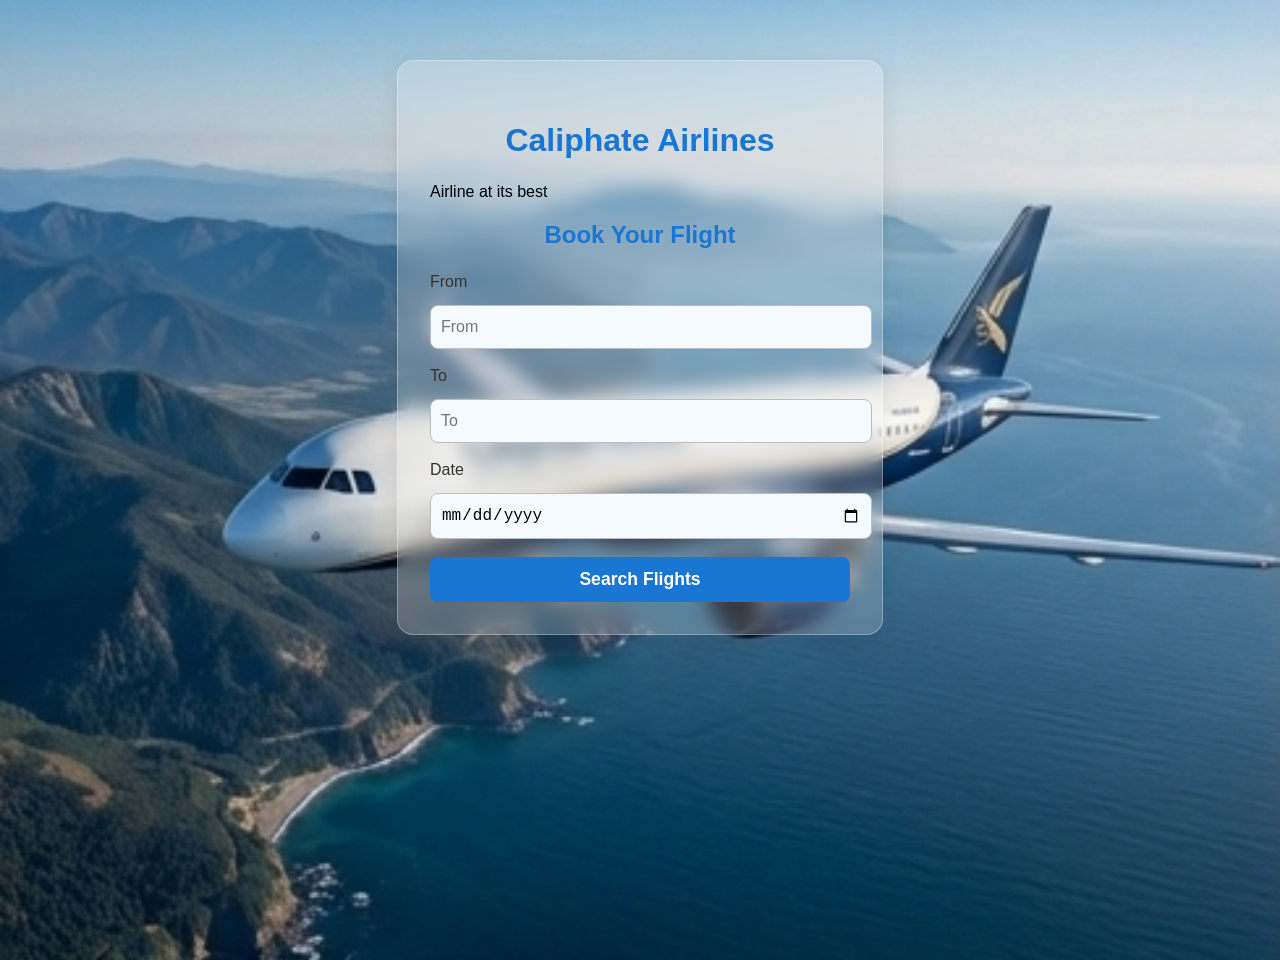
<file: index.html>
<!doctype html>
<html lang="en">
  <head>
    <meta charset="UTF-8" />
    <title>Caliphate Airlines</title>
    <link rel="stylesheet" href="css/styles.css" />
  </head>
  <body>
    <div class="container">
      <h1>Caliphate Airlines</h1>
       <p>Airline at its best</p>
      <h2>Book Your Flight</h2>  
      <form action="flights.html" method="GET" id="searchForm">
        <label for="from">From</label>
        <input type="text" placeholder="From" name="from" id="from" required />
        <label for="to">To</label>
        <input type="text" placeholder="To" name="to" id="to" required />
        <label for="date">Date</label>
        <input type="date" name="date" id="date" required />
        <button type="submit">Search Flights</button>
      </form>
    </div>
  </body>
</html>
</file>
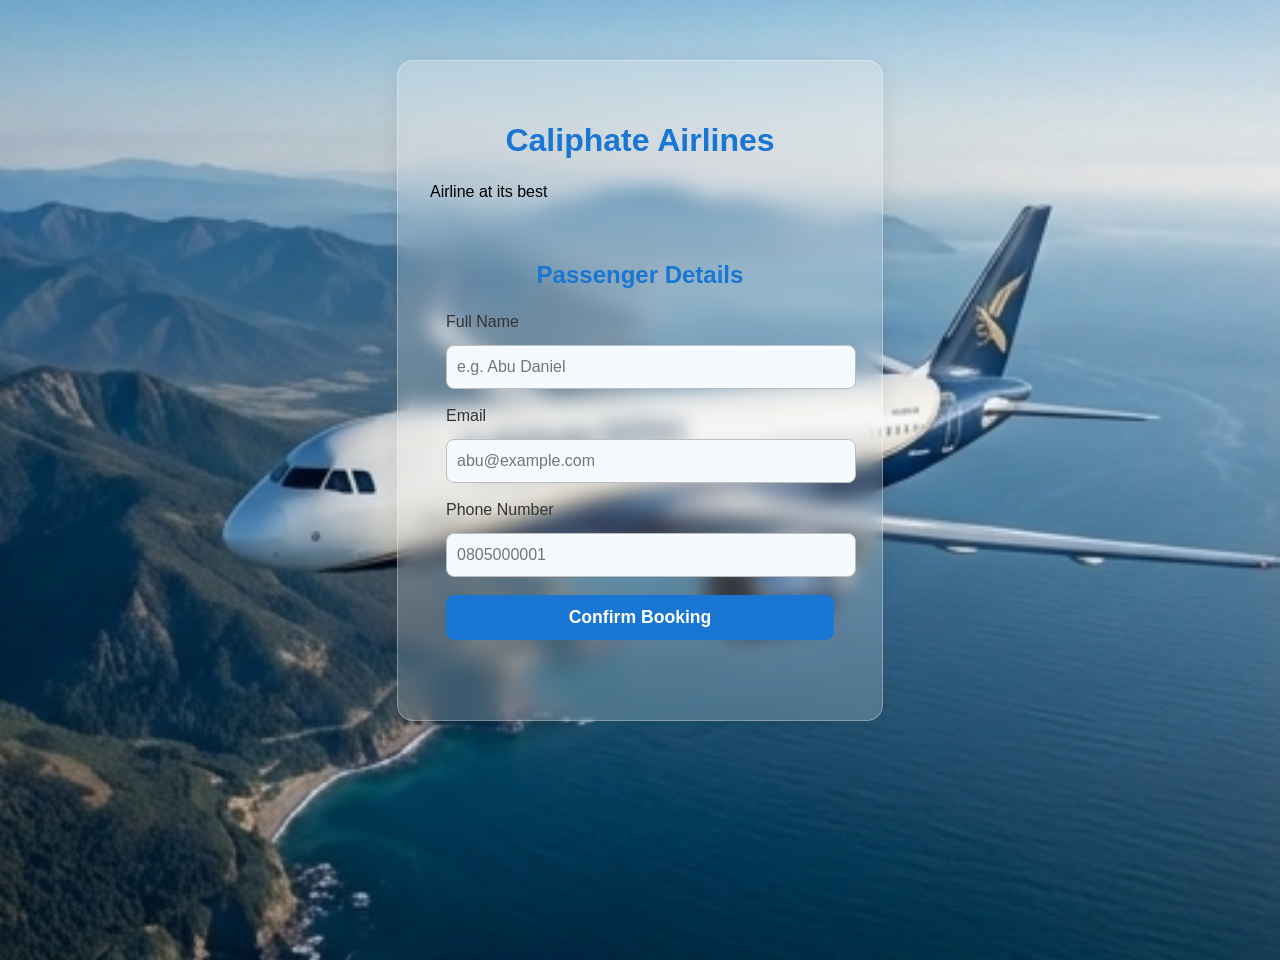
<file: booking.html>
<!doctype html>
<html lang="en">
  <head>
    <meta charset="UTF-8" />
    <title>Booking</title>
    <link rel="stylesheet" href="css/styles.css" />
  </head>
  <body>
    <div class="homepage">
      <h1>Caliphate Airlines</h1>
       <p>Airline at its best</p>
        <div class="search-card">
        <h2 class="title">Passenger Details</h2>
        <form action="confirmation.html" class="search-form">
          <label for="fullname">Full Name</label>
          <input
            type="text"
            id="fullname"
            placeholder="e.g. Abu Daniel"
            required
          />
          <label for="email">Email</label>
          <input
            type="email"
            id="email"
            placeholder="abu@example.com"
            required
          />
          <label for="phone">Phone Number</label>
          <input type="tel" id="phone" placeholder="0805000001" required />
          <button type="submit">Confirm Booking</button>
        </form>
      </div>
    </div>
  </body>
</html>
</file>
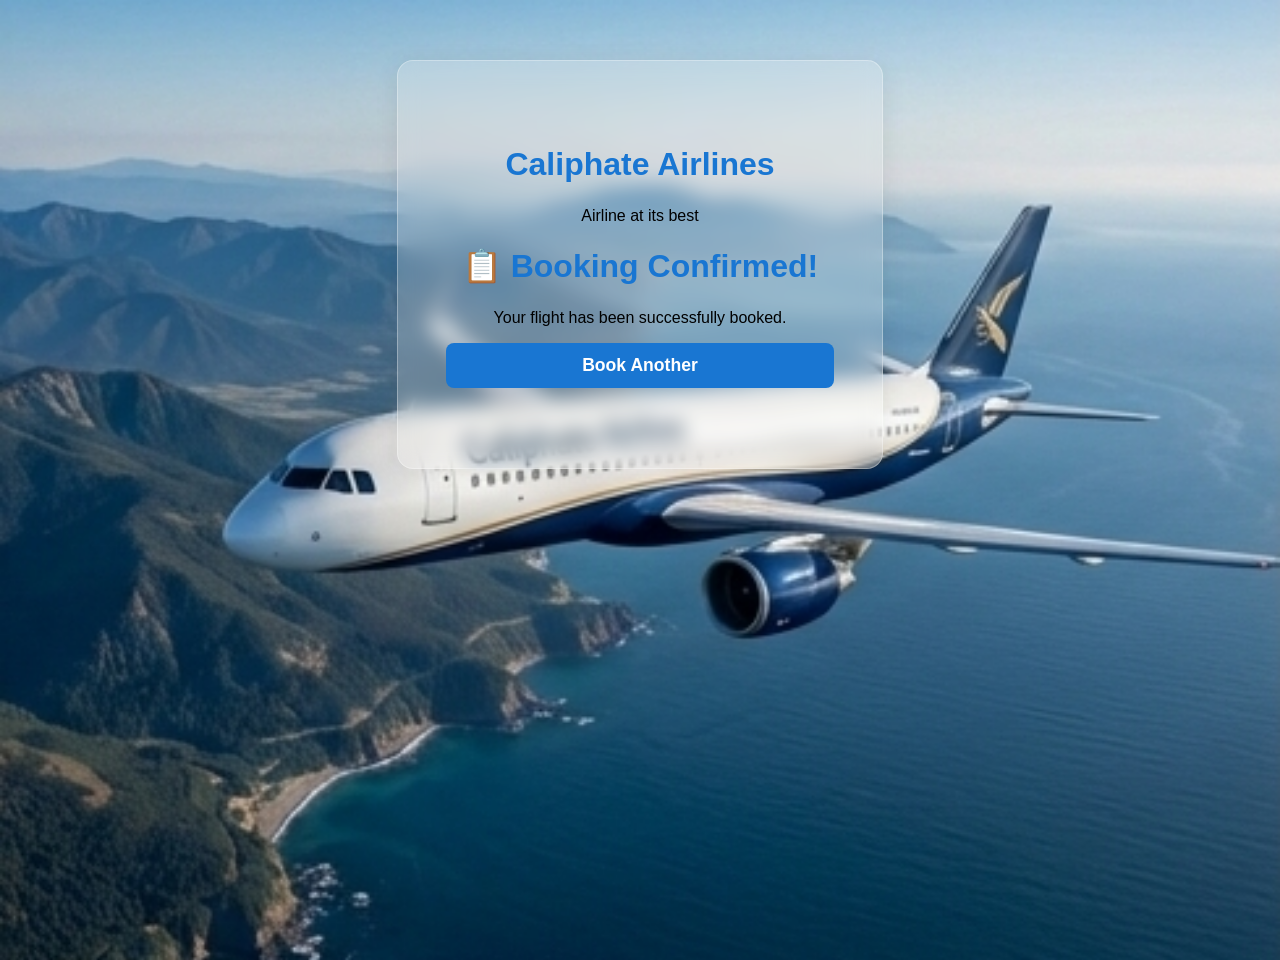
<file: confirmation.html>
<!doctype html>
<!doctype html>
<html lang="en">
  <head>
    <meta charset="UTF-8" />
    <title>Booking Confirmed</title>
    <link rel="stylesheet" href="css/styles.css" />
  </head>
  <body>
    <div class="homepage">
      <div class="search-card" style="text-align: center">
       <h1>Caliphate Airlines</h1>
       <p>Airline at its best</p> 
       <h1 class="title">📋 Booking Confirmed!</h1>
        <p>Your flight has been successfully booked.</p>
        <a href="index.html"><button>Book Another</button></a>
      </div>
    </div>
  </body>
</html>
</file>
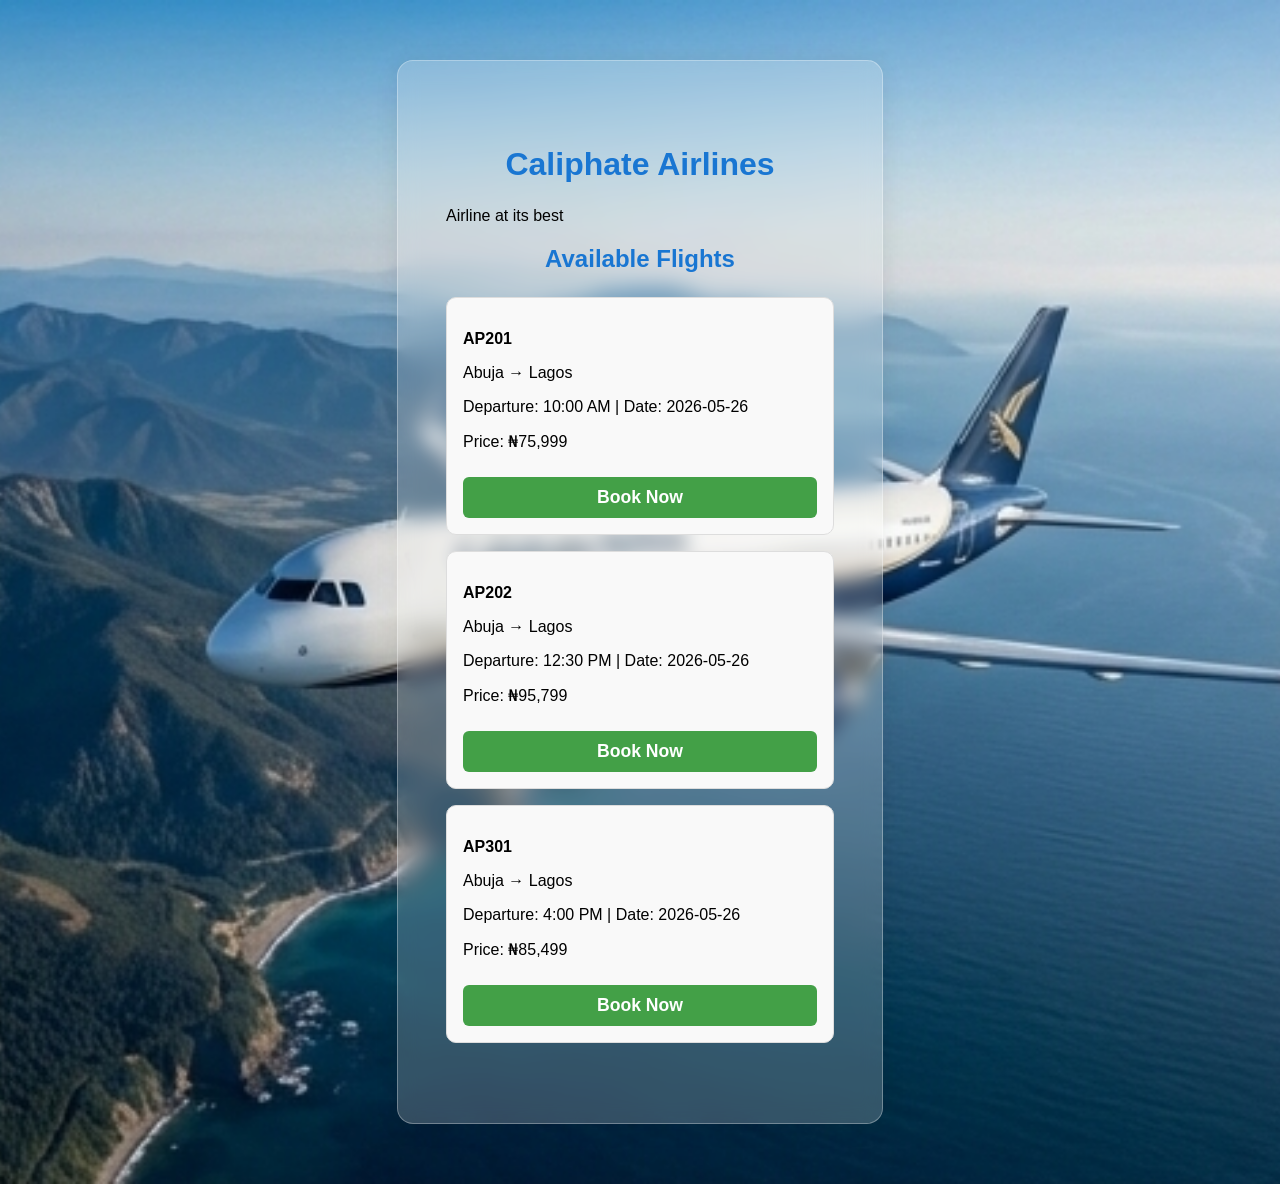
<file: flights.html>
<!doctype html>
<html lang="en">
  <head>
    <meta charset="UTF-8" />
    <title>Available Flights</title>
    <link rel="stylesheet" href="css/styles.css" />
  </head>
  <body>
    <div class="homepage">
      <div class="search-card">
        <h1>Caliphate Airlines</h1>
         <p>Airline at its best</p>
         <h2 class="title">Available Flights</h2>
        <div id="flights"></div>
      </div>
    </div>
    <script src="js/main.js"></script>
  </body>
</html>
</file>
<file: css/styles.css>
body {
  margin: 0;
  font-family: "Segoe UI", Arial, sans-serif;
  background-image: linear-gradient(black, white);
  background-image: url("../static/plane.jpg");
  background-size: cover;
  background-position: center;
  background-repeat: no-repeat;
  min-height: 100vh;
}

.container,
.homepage {
  max-width: 420px;
  margin: 60px auto;
  background: rgba(255, 255, 255, 0.2);
  backdrop-filter: blur(10px);
  -webkit-backdrop-filter: blur(10px);
  border: 1px solid rgba(255, 255, 255, 0.3);
  border-radius: 16px;
  box-shadow: 0 4px 24px rgba(0, 0, 0, 0.08);
  padding: 2.5rem 2rem 2rem 2rem;
}

h1,
.title {
  color: #1976d2;
  margin-bottom: 1.5rem;
  font-weight: 700;
  text-align: center;
}

h2,
.title {
  color: #1976d2;
  margin-bottom: 1.5rem;
  font-weight: 600;
  text-align: center;
}

input[type="text"],
input[type="date"],
input[type="email"],
input[type="tel"] {
  width: 100%;
  padding: 12px 10px;
  margin: 10px 0 18px 0;
  border: 1px solid #bdbdbd;
  border-radius: 8px;
  font-size: 1rem;
  background: #f5faff;
  transition: border 0.2s;
}

input:focus {
  border: 1.5px solid #1976d2;
  outline: none;
}

button {
  width: 100%;
  background: #1976d2;
  color: #fff;
  border: none;
  border-radius: 8px;
  padding: 12px 0;
  font-size: 1.1rem;
  font-weight: 600;
  cursor: pointer;
  transition: background 0.2s;
}

button:hover {
  background: #1565c0;
}

label {
  font-weight: 500;
  color: #333;
  margin-bottom: 4px;
  display: block;
}

.search-card {
  background: transparent;
  box-shadow: none;
  border-radius: 0;
  padding: 1.5rem 1rem;
  margin-bottom: 1.5rem;
}

.flight-card {
  border: 1px solid #ddd;
  padding: 1rem;
  margin-top: 1rem;
  border-radius: 10px;
  background-color: #f9f9f9;
  text-align: left;
}

.flight-card button {
  margin-top: 10px;
  background-color: #43a047;
  color: white;
  padding: 10px 16px;
  border: none;
  border-radius: 6px;
  cursor: pointer;
}

.flight-card button:hover {
  background-color: #388e3c;
}
</file>
